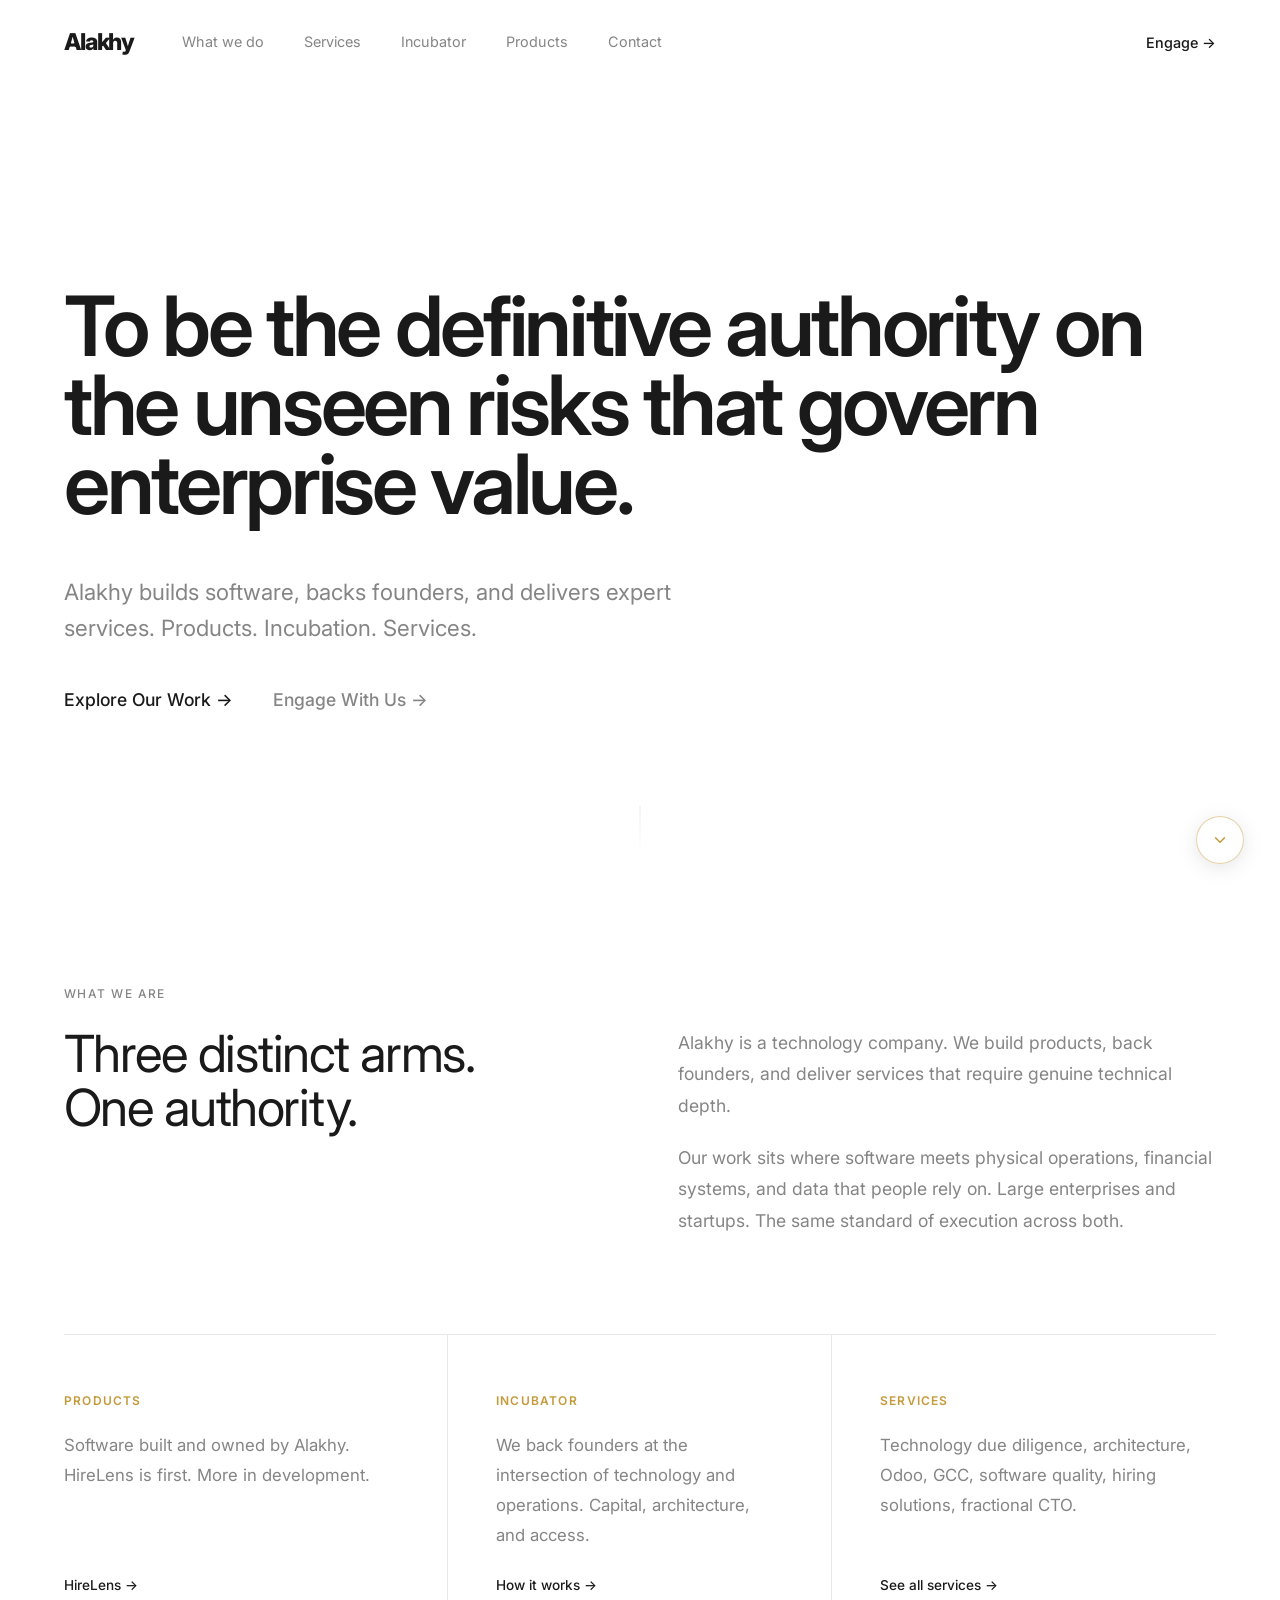
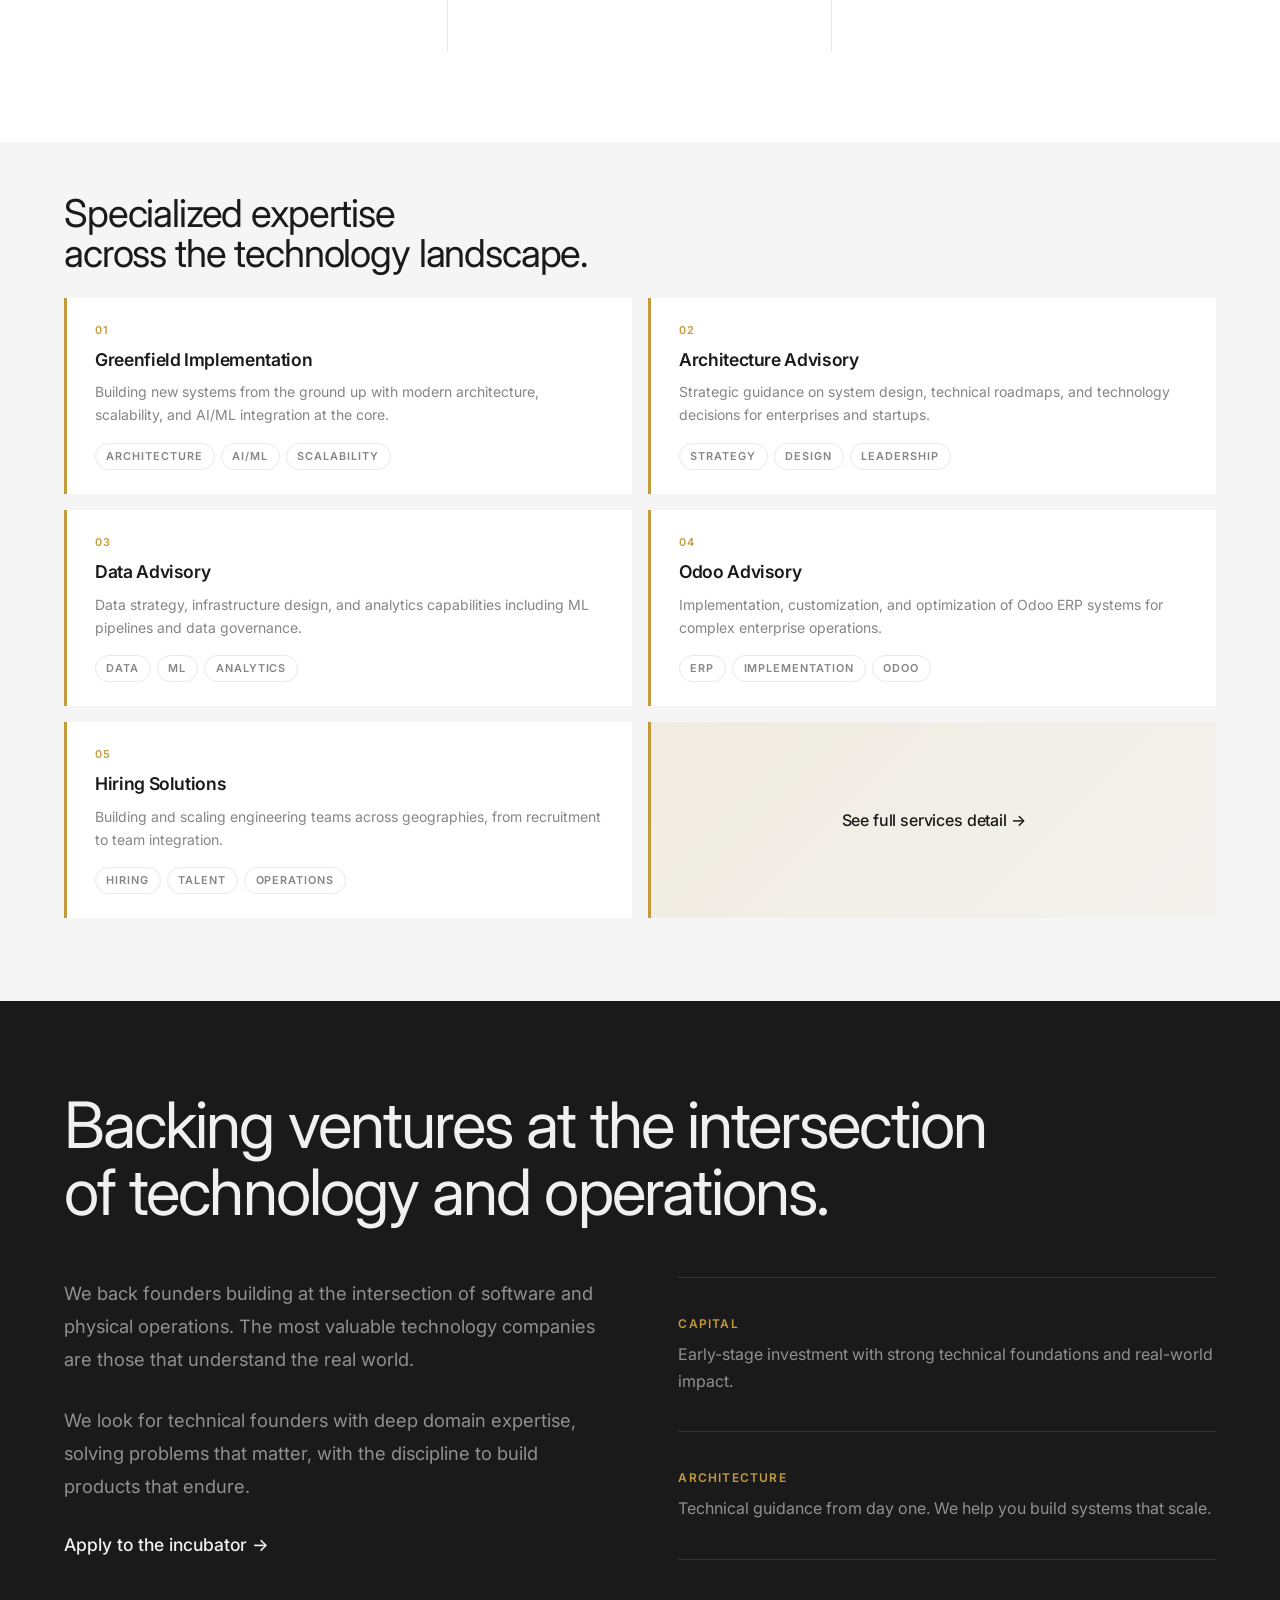
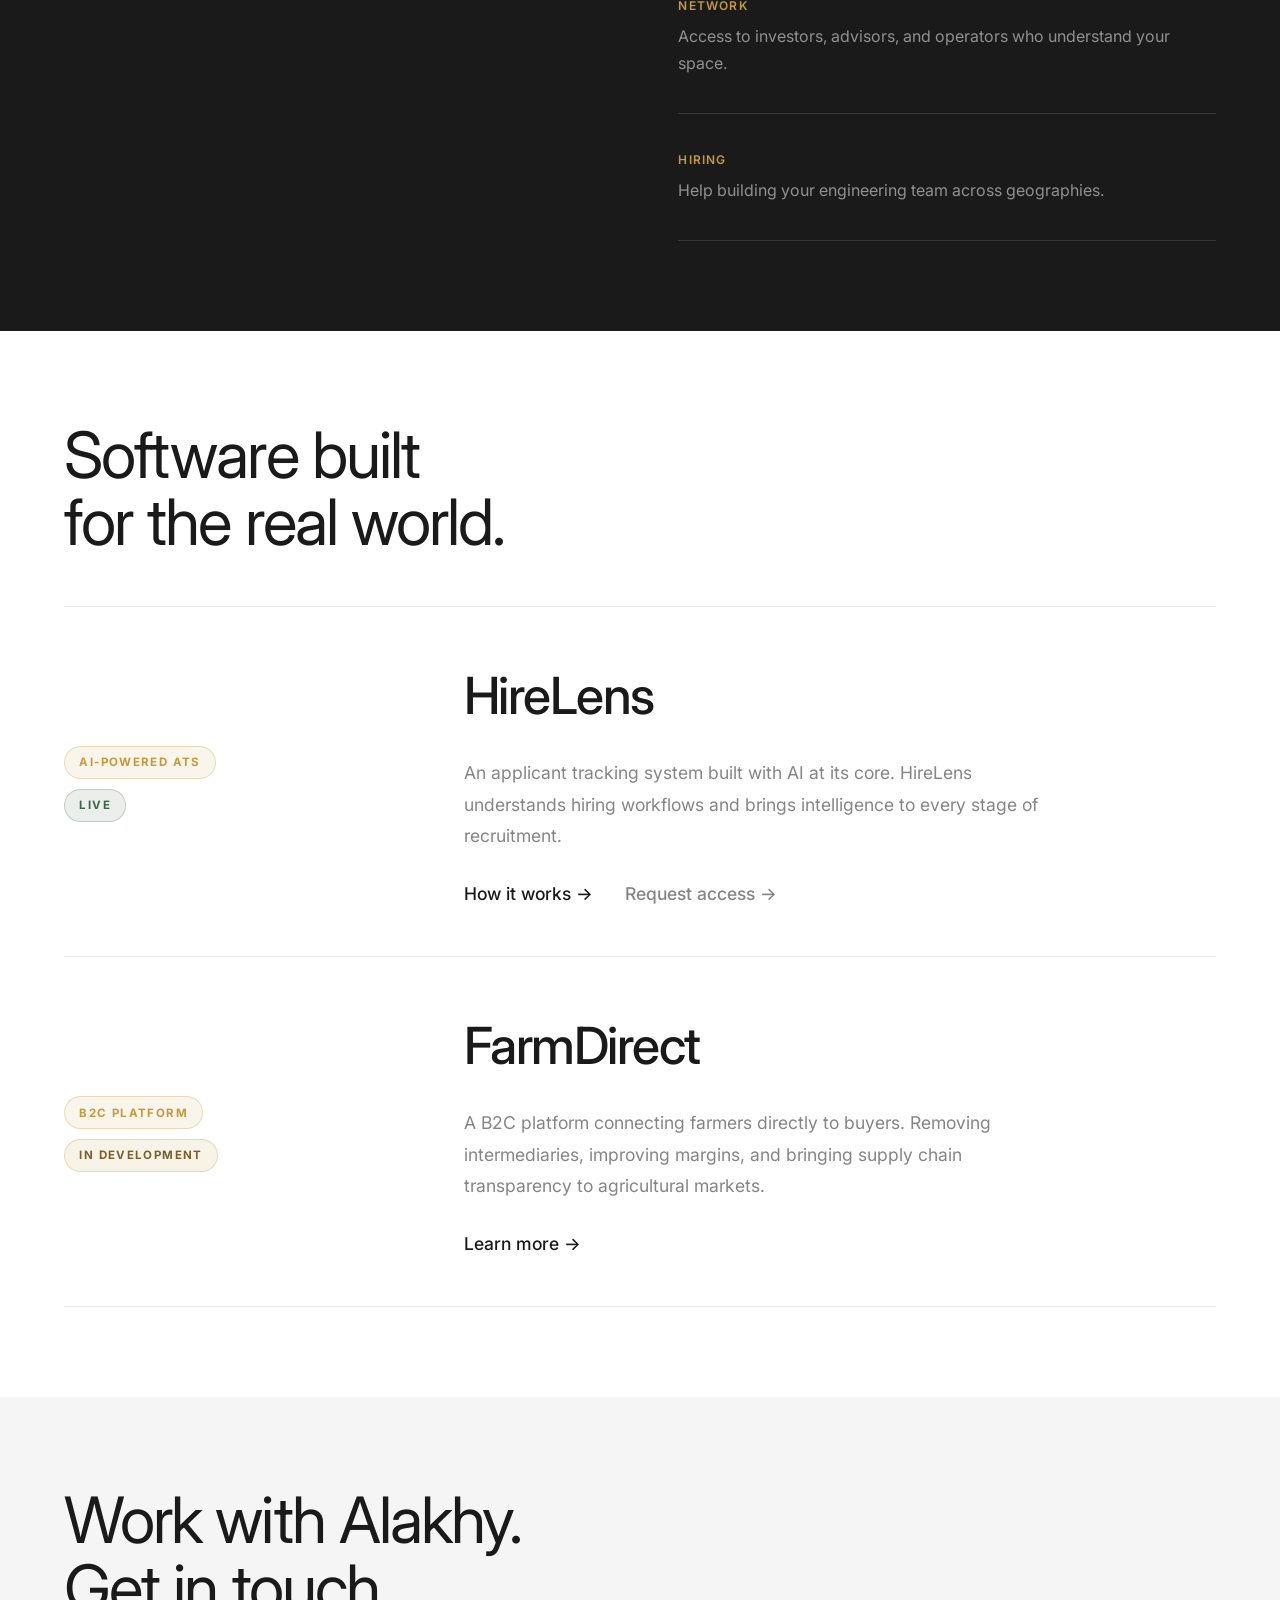
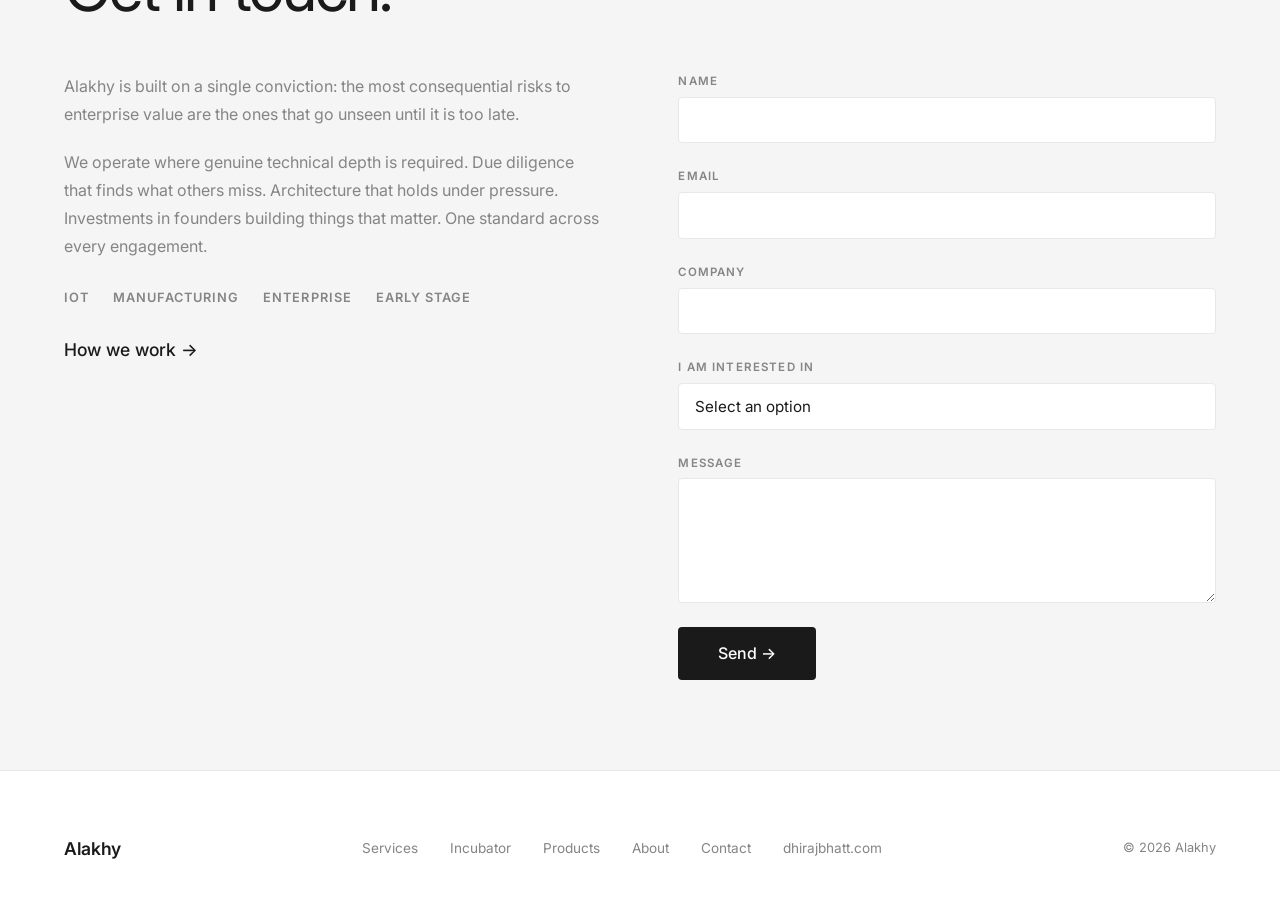
<file: index.html>
<!DOCTYPE html>
<html lang="en">
<head>
  <meta charset="UTF-8">
  <meta name="viewport" content="width=device-width, initial-scale=1.0">

  <title>Alakhy — Technology Due Diligence, Fractional CTO & Odoo Advisory</title>
  <meta name="description" content="Alakhy is a technology company delivering expert services across technology due diligence, architecture advisory, Odoo ERP implementation, fractional CTO, and startup incubation. Products include HireLens AI-powered ATS.">
  <meta name="keywords" content="technology due diligence, fractional CTO, Odoo implementation, Odoo advisory, tech incubator, architecture advisory, AI ATS, hiring solutions, software quality, HireLens">
  <meta name="author" content="Alakhy">
  <meta name="google-site-verification" content="NMjD05P-1dUKOkgXYOxOOyV4EZLT8RW1jQlvCNUJd6g">
  <link rel="canonical" href="https://alakhy.com/">

  <!-- Open Graph -->
  <meta property="og:type" content="website">
  <meta property="og:url" content="https://alakhy.com/">
  <meta property="og:title" content="Alakhy — Technology Due Diligence, Fractional CTO & Odoo Advisory">
  <meta property="og:description" content="Alakhy builds software, backs founders, and delivers expert technology services. Due diligence, architecture, Odoo ERP, fractional CTO, and startup incubation.">
  <meta property="og:site_name" content="Alakhy">

  <!-- Twitter Card -->
  <meta name="twitter:card" content="summary">
  <meta name="twitter:title" content="Alakhy — Technology Due Diligence, Fractional CTO & Odoo Advisory">
  <meta name="twitter:description" content="Alakhy builds software, backs founders, and delivers expert technology services. Due diligence, architecture, Odoo ERP, fractional CTO, and startup incubation.">

  <!-- Structured Data -->
  <script type="application/ld+json">
  {
    "@context": "https://schema.org",
    "@graph": [
      {
        "@type": "Organization",
        "@id": "https://alakhy.com/#organization",
        "name": "Alakhy",
        "url": "https://alakhy.com",
        "description": "Technology company delivering due diligence, architecture advisory, Odoo ERP implementation, fractional CTO services, and startup incubation.",
        "foundingDate": "2024",
        "sameAs": [],
        "knowsAbout": [
          "Technology Due Diligence",
          "Architecture Advisory",
          "Odoo ERP Implementation",
          "Fractional CTO",
          "Startup Incubation",
          "AI-Powered Applicant Tracking",
          "Software Quality Assurance",
          "Hiring Solutions",
          "Data Advisory"
        ]
      },
      {
        "@type": "WebSite",
        "@id": "https://alakhy.com/#website",
        "url": "https://alakhy.com",
        "name": "Alakhy",
        "publisher": { "@id": "https://alakhy.com/#organization" }
      },
      {
        "@type": "ItemList",
        "name": "Alakhy Services",
        "itemListElement": [
          {
            "@type": "ListItem",
            "position": 1,
            "item": {
              "@type": "Service",
              "name": "Technology Due Diligence",
              "description": "Expert technology due diligence for investors, acquirers, and boards. Identifying unseen risks that govern enterprise value.",
              "provider": { "@id": "https://alakhy.com/#organization" },
              "serviceType": "Technology Consulting"
            }
          },
          {
            "@type": "ListItem",
            "position": 2,
            "item": {
              "@type": "Service",
              "name": "Fractional CTO",
              "description": "Experienced fractional CTO services for enterprises and startups requiring senior technical leadership.",
              "provider": { "@id": "https://alakhy.com/#organization" },
              "serviceType": "Technology Consulting"
            }
          },
          {
            "@type": "ListItem",
            "position": 3,
            "item": {
              "@type": "Service",
              "name": "Odoo ERP Implementation and Advisory",
              "description": "Odoo ERP implementation, customization, and optimization for complex enterprise operations.",
              "provider": { "@id": "https://alakhy.com/#organization" },
              "serviceType": "ERP Consulting"
            }
          },
          {
            "@type": "ListItem",
            "position": 4,
            "item": {
              "@type": "Service",
              "name": "Architecture Advisory",
              "description": "Strategic guidance on system design, technical roadmaps, and technology decisions.",
              "provider": { "@id": "https://alakhy.com/#organization" },
              "serviceType": "Technology Consulting"
            }
          },
          {
            "@type": "ListItem",
            "position": 5,
            "item": {
              "@type": "Service",
              "name": "Startup Incubation",
              "description": "Capital, architecture guidance, network access, and hiring support for technical founders building at the intersection of software and operations.",
              "provider": { "@id": "https://alakhy.com/#organization" },
              "serviceType": "Business Incubation"
            }
          }
        ]
      }
    ]
  }
  </script>

  <link rel="icon" href="data:image/svg+xml,<svg xmlns='http://www.w3.org/2000/svg' viewBox='0 0 32 32'><rect width='32' height='32' rx='4' fill='%23c49a3c'/><text x='16' y='23' font-family='Arial,sans-serif' font-size='18' font-weight='700' fill='white' text-anchor='middle'>A</text></svg>">

  <link rel="preconnect" href="https://fonts.googleapis.com">
  <link rel="preconnect" href="https://fonts.gstatic.com" crossorigin>
  <link href="https://fonts.googleapis.com/css2?family=Inter:wght@300;400;500;600&display=swap" rel="stylesheet">

  <link rel="stylesheet" href="/assets/css/main.css">
</head>
<body>

  <div id="nav-root"></div>

  <main>

    <!-- HERO -->
    <section class="hero" id="hero">
      <div class="container">
        <h1 class="hero-h1">To be the definitive authority on the unseen  risks that govern enterprise value.</h1>
        <p class="hero-sub">Alakhy builds software, backs founders, and delivers expert services. Products. Incubation. Services. </p>
        <div class="hero-ctas">
          <a href="#what-we-do" class="cta-link">Explore Our Work &rarr;</a>
          <a href="#contact" class="cta-link cta-secondary">Engage With Us &rarr;</a>
        </div>
      </div>
    </section>

    <!-- WHAT WE ARE -->
    <section class="section" id="what-we-do">
      <div class="container">
        <div class="section-label">What We Are</div>
        <div class="what-header">
          <h2 class="what-h2">Three distinct arms.<br>One authority.</h2>
          <div class="what-right">
            <p>Alakhy is a technology company. We build products, back founders, and deliver services that require genuine technical depth.</p>
            <p>Our work sits where software meets physical operations, financial systems, and data that people rely on. Large enterprises and startups. The same standard of execution across both.</p>
          </div>
        </div>
        <div class="arm-cards">
          <div class="arm-card">
            <div class="arm-card-label">Products</div>
            <p>Software built and owned by Alakhy. HireLens is first. More in development.</p>
            <a href="/products/" class="row-link">HireLens &rarr;</a>
          </div>
          <div class="arm-card">
            <div class="arm-card-label">Incubator</div>
            <p>We back founders at the intersection of technology and operations. Capital, architecture, and access.</p>
            <a href="/incubator/" class="row-link">How it works &rarr;</a>
          </div>
          <div class="arm-card">
            <div class="arm-card-label">Services</div>
            <p>Technology due diligence, architecture, Odoo, GCC, software quality, hiring solutions, fractional CTO.</p>
            <a href="/services/" class="row-link">See all services &rarr;</a>
          </div>
        </div>
      </div>
    </section>

    <!-- SERVICES -->
    <section class="section section-alt" id="services">
      <div class="container">
        <h2 class="section-h2">Specialized expertise<br>across the technology landscape.</h2>
        <div class="svc-grid">

          <div class="svc-card">
            <p class="svc-num">01</p>
            <h3 class="svc-title">Greenfield Implementation</h3>
            <p class="svc-desc">Building new systems from the ground up with modern architecture, scalability, and AI/ML integration at the core.</p>
            <div class="svc-tags"><span>Architecture</span><span>AI/ML</span><span>Scalability</span></div>
          </div>

          <div class="svc-card">
            <p class="svc-num">02</p>
            <h3 class="svc-title">Architecture Advisory</h3>
            <p class="svc-desc">Strategic guidance on system design, technical roadmaps, and technology decisions for enterprises and startups.</p>
            <div class="svc-tags"><span>Strategy</span><span>Design</span><span>Leadership</span></div>
          </div>

          <div class="svc-card">
            <p class="svc-num">03</p>
            <h3 class="svc-title">Data Advisory</h3>
            <p class="svc-desc">Data strategy, infrastructure design, and analytics capabilities including ML pipelines and data governance.</p>
            <div class="svc-tags"><span>Data</span><span>ML</span><span>Analytics</span></div>
          </div>

          <div class="svc-card">
            <p class="svc-num">04</p>
            <h3 class="svc-title">Odoo Advisory</h3>
            <p class="svc-desc">Implementation, customization, and optimization of Odoo ERP systems for complex enterprise operations.</p>
            <div class="svc-tags"><span>ERP</span><span>Implementation</span><span>Odoo</span></div>
          </div>

          <div class="svc-card">
            <p class="svc-num">05</p>
            <h3 class="svc-title">Hiring Solutions</h3>
            <p class="svc-desc">Building and scaling engineering teams across geographies, from recruitment to team integration.</p>
            <div class="svc-tags"><span>Hiring</span><span>Talent</span><span>Operations</span></div>
          </div>

          <div class="svc-cta">
            <a href="/services/" class="cta-link">See full services detail &rarr;</a>
          </div>

        </div>
      </div>
    </section>

    <!-- INCUBATOR -->
    <section class="section section-dark" id="incubator">
      <div class="container">
        <h2 class="section-h2 h2-light">Backing ventures at the intersection<br>of technology and operations.</h2>
        <div class="incubator-grid">
          <div class="incubator-col">
            <p class="incubator-body">
              We back founders building at the intersection of software and physical operations. The most valuable technology companies are those that understand the real world.
            </p>
            <p class="incubator-body">
              We look for technical founders with deep domain expertise, solving problems that matter, with the discipline to build products that endure.
            </p>
            <a href="#contact" class="cta-link cta-light">Apply to the incubator &rarr;</a>
          </div>
          <div class="incubator-col">
            <div class="pillar">
              <div class="pillar-label">Capital</div>
              <p>Early-stage investment with strong technical foundations and real-world impact.</p>
            </div>
            <div class="pillar">
              <div class="pillar-label">Architecture</div>
              <p>Technical guidance from day one. We help you build systems that scale.</p>
            </div>
            <div class="pillar">
              <div class="pillar-label">Network</div>
              <p>Access to investors, advisors, and operators who understand your space.</p>
            </div>
            <div class="pillar">
              <div class="pillar-label">Hiring</div>
              <p>Help building your engineering team across geographies.</p>
            </div>
          </div>
        </div>
      </div>
    </section>

    <!-- PRODUCTS -->
    <section class="section" id="products">
      <div class="container">
        <h2 class="section-h2">Software built<br>for the real world.</h2>

        <div class="product-row">
          <div class="product-meta">
            <span class="product-tag">AI-Powered ATS</span>
            <span class="product-tag product-tag-live">Live</span>
          </div>
          <div class="product-body">
            <h3 class="product-name">HireLens</h3>
            <p>An applicant tracking system built with AI at its core. HireLens understands hiring workflows and brings intelligence to every stage of recruitment.</p>
            <div class="product-links">
              <a href="/products/" class="cta-link">How it works &rarr;</a>
              <a href="/#contact" class="cta-link cta-secondary">Request access &rarr;</a>
            </div>
          </div>
        </div>

        <div class="product-row">
          <div class="product-meta">
            <span class="product-tag">B2C Platform</span>
            <span class="product-tag product-tag-dev">In Development</span>
          </div>
          <div class="product-body">
            <h3 class="product-name">FarmDirect</h3>
            <p>A B2C platform connecting farmers directly to buyers. Removing intermediaries, improving margins, and bringing supply chain transparency to agricultural markets.</p>
            <div class="product-links">
              <a href="/products/" class="cta-link">Learn more &rarr;</a>
            </div>
          </div>
        </div>

      </div>
    </section>

    <!-- CONTACT -->
    <section class="section section-alt" id="contact">
      <div class="container">
        <h2 class="section-h2">Work with Alakhy.<br>Get in touch.</h2>
        <div class="contact-grid">
          <div class="contact-left">
            <p class="contact-body">
              Alakhy is built on a single conviction: the most consequential risks to enterprise value are the ones that go unseen until it is too late.
            </p>
            <p class="contact-body">
              We operate where genuine technical depth is required. Due diligence that finds what others miss. Architecture that holds under pressure. Investments in founders building things that matter. One standard across every engagement.
            </p>
            <div class="creds">
              <span>IoT</span>
              <span>Manufacturing</span>
              <span>Enterprise</span>
              <span>Early Stage</span>
            </div>
            <a href="/#what-we-do" class="cta-link">How we work &rarr;</a>
          </div>
          <div class="contact-right">
            <form class="form" id="contactForm" action="https://script.google.com/macros/s/AKfycbwZgYWdeeq6t7KvUvmHBqdnLVFEUiBxdEcbLCYtKzXpYW_WvmiJLzZNfBQQxKtDGq9kmA/exec" method="POST">
              <div class="field">
                <label for="fname">Name</label>
                <input type="text" id="fname" name="name" required autocomplete="name">
              </div>
              <div class="field">
                <label for="femail">Email</label>
                <input type="email" id="femail" name="email" required autocomplete="email">
              </div>
              <div class="field">
                <label for="fcompany">Company</label>
                <input type="text" id="fcompany" name="company" autocomplete="organization">
              </div>
              <div class="field">
                <label for="ftype">I am interested in</label>
                <select id="ftype" name="engagementType" required>
                  <option value="" disabled selected>Select an option</option>
                  <option value="due-diligence">Technology due diligence</option>
                  <option value="architecture">Architecture advisory</option>
                  <option value="fractional-cto">Fractional CTO</option>
                  <option value="products">Products</option>
                  <option value="incubator">Incubator</option>
                  <option value="other">Other</option>
                </select>
              </div>
              <div class="field">
                <label for="fmessage">Message</label>
                <textarea id="fmessage" name="message" rows="4"></textarea>
              </div>
              <input type="hidden" name="_token" value="7a12c71f5c70faa23ef9faed">
              <button type="submit" id="sendBtn">Send &rarr;</button>
            </form>
          </div>
        </div>
      </div>
    </section>

  </main>

  <div id="footer-root"></div>

  <script src="/assets/js/main.js"></script>
</body>
</html>
</file>
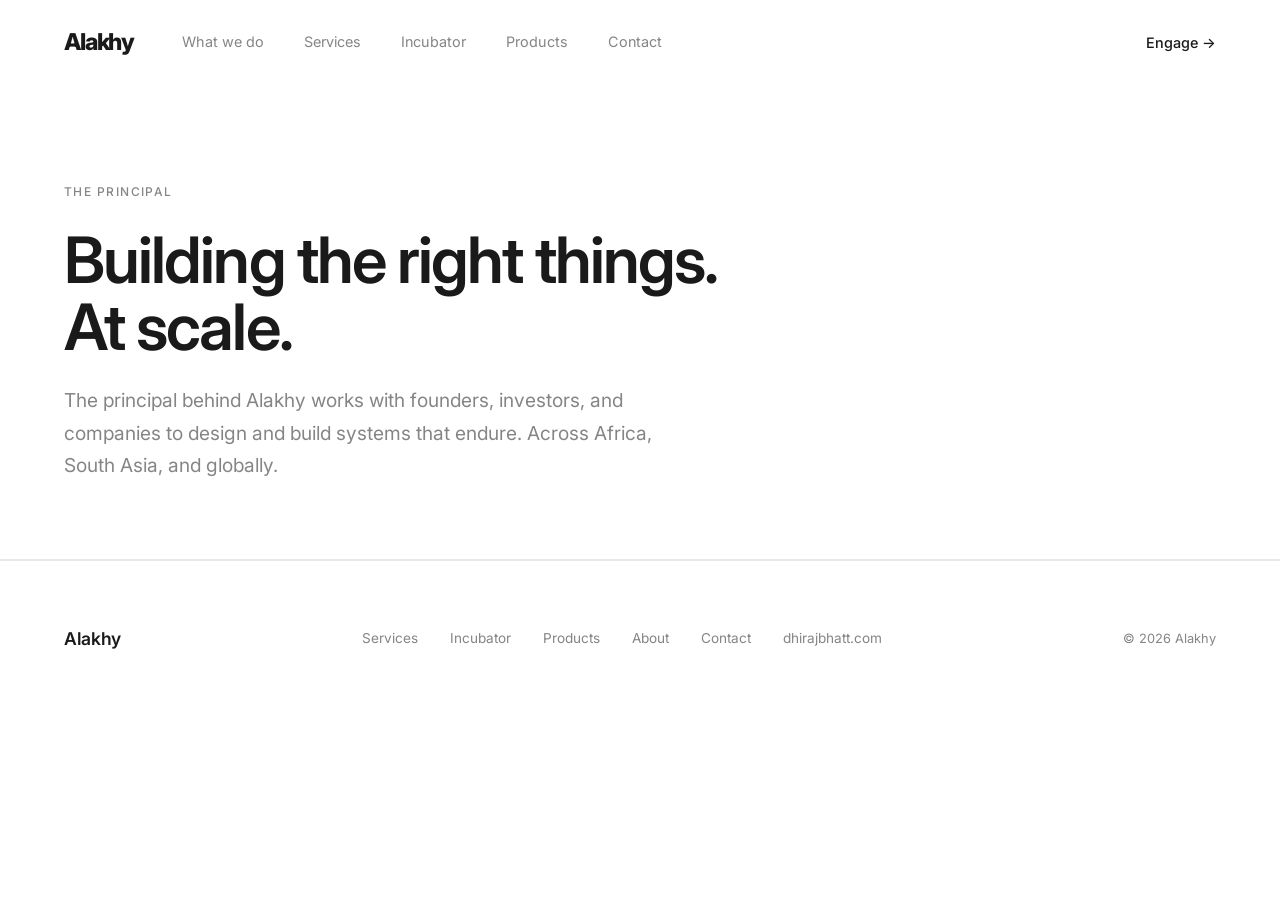
<file: about/index.html>
<!DOCTYPE html>
<html lang="en">
<head>
  <meta charset="UTF-8">
  <meta name="viewport" content="width=device-width, initial-scale=1.0">
  <meta name="description" content="About Alakhy. The principal behind Alakhy works with founders, investors, and companies to build systems that endure.">
  <title>About — Alakhy</title>
  <link rel="icon" href="data:image/svg+xml,<svg xmlns='http://www.w3.org/2000/svg' viewBox='0 0 32 32'><rect width='32' height='32' rx='4' fill='%23c49a3c'/><text x='16' y='23' font-family='Arial,sans-serif' font-size='18' font-weight='700' fill='white' text-anchor='middle'>A</text></svg>">
  <link rel="preconnect" href="https://fonts.googleapis.com">
  <link rel="preconnect" href="https://fonts.gstatic.com" crossorigin>
  <link href="https://fonts.googleapis.com/css2?family=Inter:wght@300;400;500;600&display=swap" rel="stylesheet">
  <link rel="stylesheet" href="/assets/css/main.css">
</head>
<body>

  <div id="nav-root"></div>

  <main class="page-inner">

    <!-- PAGE HERO -->
    <section class="page-hero">
      <div class="container">
        <div class="section-label">The Principal</div>
        <h1 class="page-h1">Building the right things.<br>At scale.</h1>
        <p class="page-sub">The principal behind Alakhy works with founders, investors, and companies to design and build systems that endure. Across Africa, South Asia, and globally.</p>
      </div>
    </section>

    <!-- CONTENT GOES HERE -->

  </main>

  <div id="footer-root"></div>
  <script src="/assets/js/main.js"></script>
</body>
</html>
</file>
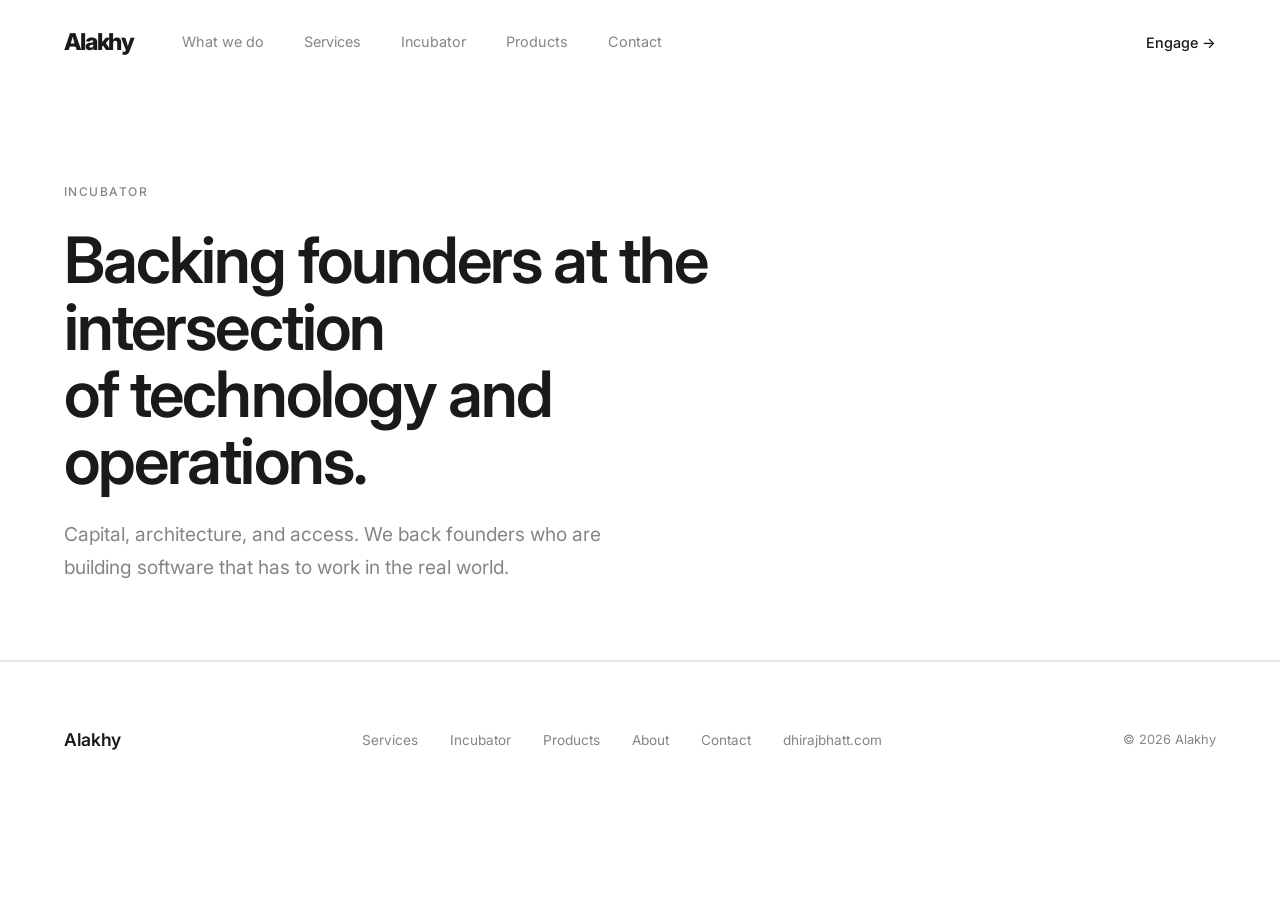
<file: incubator/index.html>
<!DOCTYPE html>
<html lang="en">
<head>
  <meta charset="UTF-8">
  <meta name="viewport" content="width=device-width, initial-scale=1.0">
  <title>Tech Startup Incubator — Capital, Architecture & Network — Alakhy Incubator</title>
  <meta name="description" content="Alakhy backs technical founders building at the intersection of software and physical operations. Early-stage capital, architecture guidance, investor network, and hiring support.">
  <meta name="keywords" content="tech incubator, startup incubator, early stage investment, technical founders, software operations startup, incubation program, capital for startups">
  <link rel="canonical" href="https://alakhy.com/incubator/">
  <meta property="og:type" content="website">
  <meta property="og:url" content="https://alakhy.com/incubator/">
  <meta property="og:title" content="Tech Startup Incubator — Alakhy">
  <meta property="og:description" content="Alakhy backs technical founders with capital, architecture guidance, investor network, and hiring support.">
  <meta property="og:site_name" content="Alakhy">
  <script type="application/ld+json">
  {
    "@context": "https://schema.org",
    "@type": "Organization",
    "name": "Alakhy Incubator",
    "url": "https://alakhy.com/incubator/",
    "description": "Early-stage incubation program backing technical founders building at the intersection of software and physical operations.",
    "parentOrganization": {
      "@type": "Organization",
      "name": "Alakhy",
      "url": "https://alakhy.com"
    },
    "knowsAbout": [
      "Early Stage Investment",
      "Technical Architecture",
      "Startup Mentoring",
      "Engineering Hiring"
    ]
  }
  </script>
  <link rel="icon" href="data:image/svg+xml,<svg xmlns='http://www.w3.org/2000/svg' viewBox='0 0 32 32'><rect width='32' height='32' rx='4' fill='%23c49a3c'/><text x='16' y='23' font-family='Arial,sans-serif' font-size='18' font-weight='700' fill='white' text-anchor='middle'>A</text></svg>">
  <link rel="preconnect" href="https://fonts.googleapis.com">
  <link rel="preconnect" href="https://fonts.gstatic.com" crossorigin>
  <link href="https://fonts.googleapis.com/css2?family=Inter:wght@300;400;500;600&display=swap" rel="stylesheet">
  <link rel="stylesheet" href="/assets/css/main.css">
</head>
<body>

  <div id="nav-root"></div>

  <main class="page-inner">

    <!-- PAGE HERO -->
    <section class="page-hero">
      <div class="container">
        <div class="section-label">Incubator</div>
        <h1 class="page-h1">Backing founders at the intersection<br>of technology and operations.</h1>
        <p class="page-sub">Capital, architecture, and access. We back founders who are building software that has to work in the real world.</p>
      </div>
    </section>

    <!-- CONTENT GOES HERE -->

  </main>

  <div id="footer-root"></div>
  <script src="/assets/js/main.js"></script>
</body>
</html>
</file>
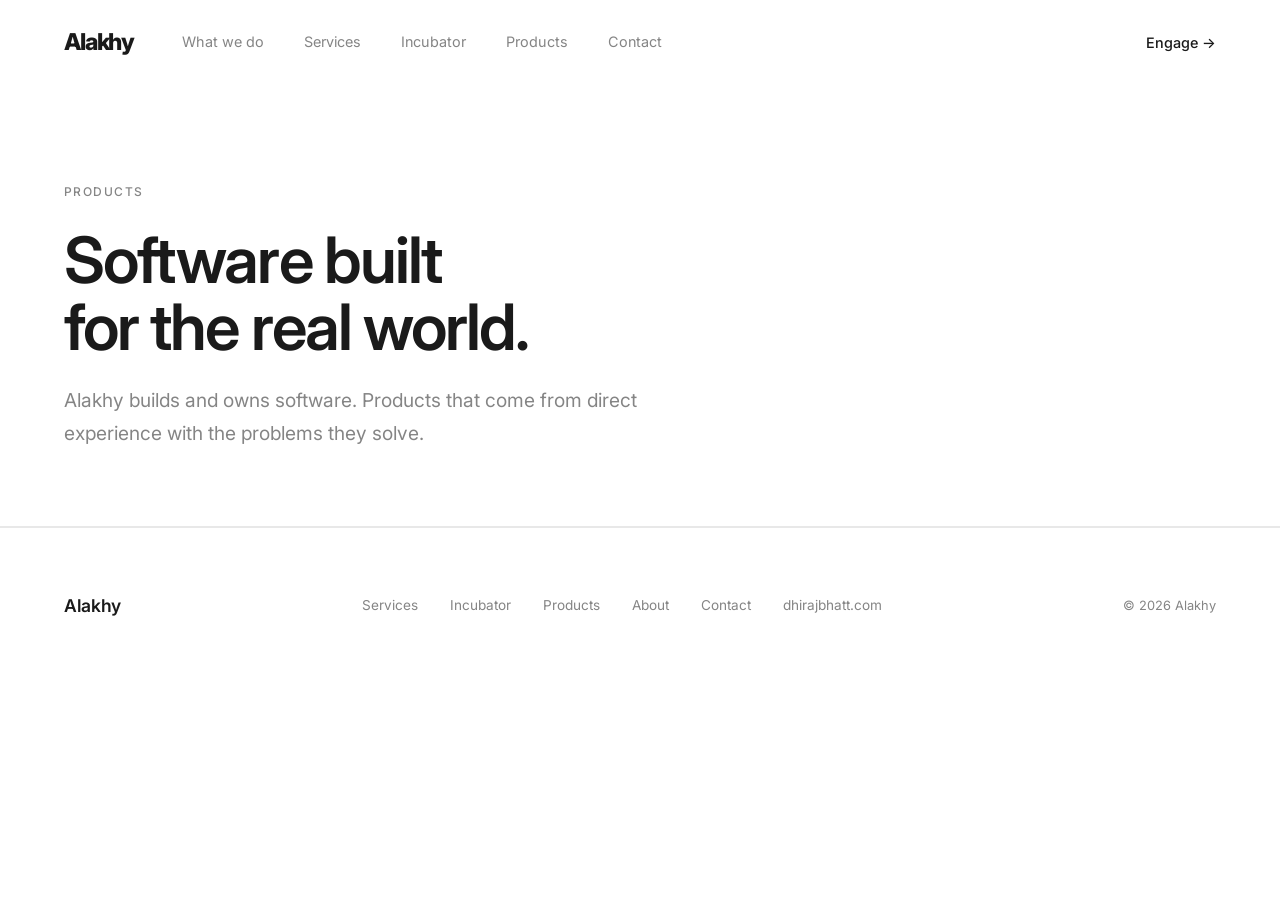
<file: products/index.html>
<!DOCTYPE html>
<html lang="en">
<head>
  <meta charset="UTF-8">
  <meta name="viewport" content="width=device-width, initial-scale=1.0">
  <title>HireLens AI-Powered ATS & FarmDirect — Alakhy Products</title>
  <meta name="description" content="Alakhy builds software products including HireLens, an AI-powered applicant tracking system, and FarmDirect, a B2C platform connecting farmers directly to buyers.">
  <meta name="keywords" content="HireLens, AI applicant tracking system, AI ATS, hiring software, FarmDirect, farmer marketplace, Alakhy products">
  <link rel="canonical" href="https://alakhy.com/products/">
  <meta property="og:type" content="website">
  <meta property="og:url" content="https://alakhy.com/products/">
  <meta property="og:title" content="HireLens AI-Powered ATS & FarmDirect — Alakhy Products">
  <meta property="og:description" content="Alakhy builds software products including HireLens AI-powered ATS and FarmDirect B2C agriculture platform.">
  <meta property="og:site_name" content="Alakhy">
  <script type="application/ld+json">
  {
    "@context": "https://schema.org",
    "@type": "ItemList",
    "name": "Alakhy Products",
    "itemListElement": [
      {
        "@type": "ListItem",
        "position": 1,
        "item": {
          "@type": "SoftwareApplication",
          "name": "HireLens",
          "description": "AI-powered applicant tracking system that brings intelligence to every stage of recruitment.",
          "applicationCategory": "BusinessApplication",
          "operatingSystem": "Web",
          "offers": { "@type": "Offer", "availability": "https://schema.org/InStock" },
          "creator": { "@type": "Organization", "name": "Alakhy", "url": "https://alakhy.com" }
        }
      },
      {
        "@type": "ListItem",
        "position": 2,
        "item": {
          "@type": "SoftwareApplication",
          "name": "FarmDirect",
          "description": "B2C platform connecting farmers directly to buyers, removing intermediaries and improving supply chain transparency.",
          "applicationCategory": "BusinessApplication",
          "operatingSystem": "Web",
          "offers": { "@type": "Offer", "availability": "https://schema.org/PreOrder" },
          "creator": { "@type": "Organization", "name": "Alakhy", "url": "https://alakhy.com" }
        }
      }
    ]
  }
  </script>
  <link rel="icon" href="data:image/svg+xml,<svg xmlns='http://www.w3.org/2000/svg' viewBox='0 0 32 32'><rect width='32' height='32' rx='4' fill='%23c49a3c'/><text x='16' y='23' font-family='Arial,sans-serif' font-size='18' font-weight='700' fill='white' text-anchor='middle'>A</text></svg>">
  <link rel="preconnect" href="https://fonts.googleapis.com">
  <link rel="preconnect" href="https://fonts.gstatic.com" crossorigin>
  <link href="https://fonts.googleapis.com/css2?family=Inter:wght@300;400;500;600&display=swap" rel="stylesheet">
  <link rel="stylesheet" href="/assets/css/main.css">
</head>
<body>

  <div id="nav-root"></div>

  <main class="page-inner">

    <!-- PAGE HERO -->
    <section class="page-hero">
      <div class="container">
        <div class="section-label">Products</div>
        <h1 class="page-h1">Software built<br>for the real world.</h1>
        <p class="page-sub">Alakhy builds and owns software. Products that come from direct experience with the problems they solve.</p>
      </div>
    </section>

    <!-- CONTENT GOES HERE -->

  </main>

  <div id="footer-root"></div>
  <script src="/assets/js/main.js"></script>
</body>
</html>
</file>
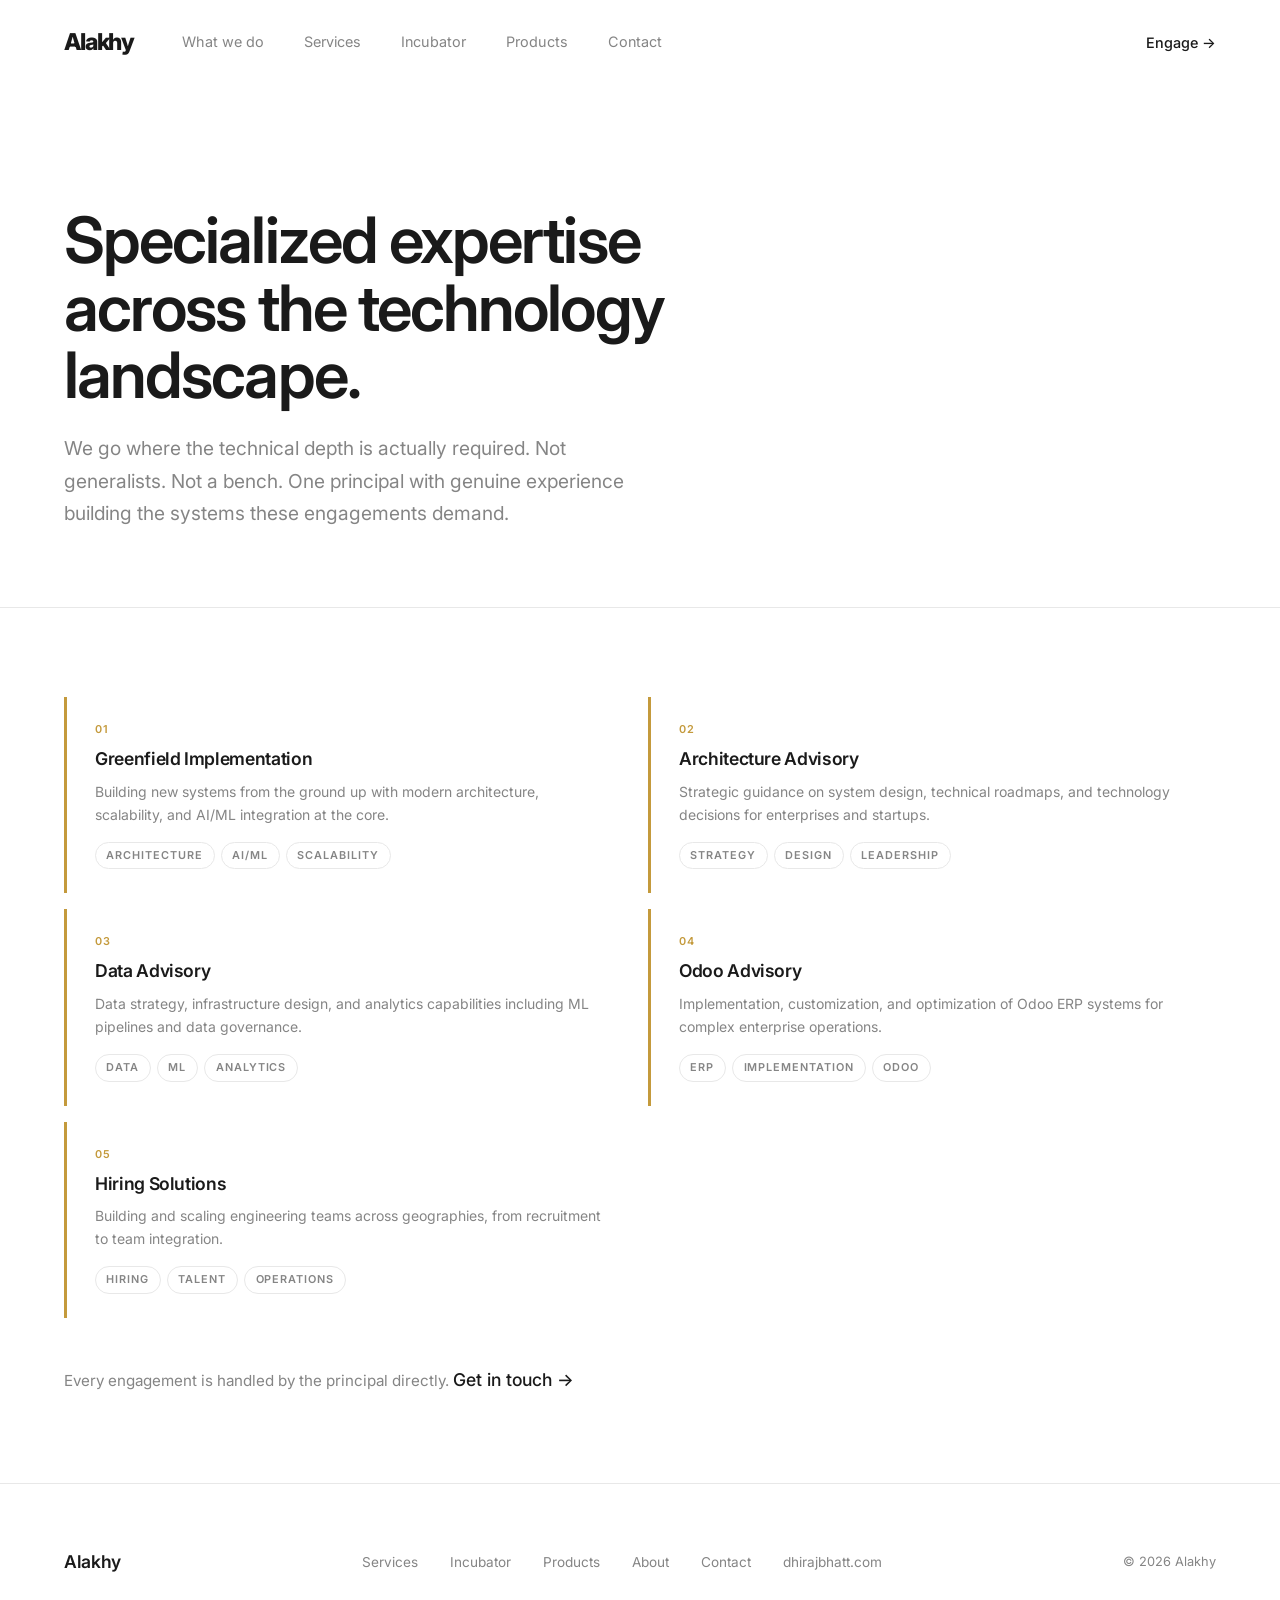
<file: services/index.html>
<!DOCTYPE html>
<html lang="en">
<head>
  <meta charset="UTF-8">
  <meta name="viewport" content="width=device-width, initial-scale=1.0">
  <title>Technology Due Diligence, Fractional CTO & Odoo Advisory — Alakhy Services</title>
  <meta name="description" content="Alakhy delivers technology due diligence, architecture advisory, Odoo ERP implementation, fractional CTO, data advisory, and hiring solutions for enterprises and startups.">
  <meta name="keywords" content="technology due diligence, fractional CTO, Odoo ERP implementation, Odoo advisory, architecture advisory, data advisory, hiring solutions, software quality, GCC">
  <link rel="canonical" href="https://alakhy.com/services/">
  <meta property="og:type" content="website">
  <meta property="og:url" content="https://alakhy.com/services/">
  <meta property="og:title" content="Technology Due Diligence, Fractional CTO & Odoo Advisory — Alakhy Services">
  <meta property="og:description" content="Alakhy delivers technology due diligence, architecture advisory, Odoo ERP implementation, fractional CTO, data advisory, and hiring solutions.">
  <meta property="og:site_name" content="Alakhy">
  <script type="application/ld+json">
  {
    "@context": "https://schema.org",
    "@type": "Service",
    "name": "Alakhy Technology Services",
    "provider": {
      "@type": "Organization",
      "name": "Alakhy",
      "url": "https://alakhy.com"
    },
    "serviceType": "Technology Consulting",
    "description": "Technology due diligence, architecture advisory, Odoo ERP implementation, fractional CTO, data advisory, and hiring solutions for enterprises and startups.",
    "hasOfferCatalog": {
      "@type": "OfferCatalog",
      "name": "Alakhy Services",
      "itemListElement": [
        { "@type": "Offer", "itemOffered": { "@type": "Service", "name": "Technology Due Diligence" } },
        { "@type": "Offer", "itemOffered": { "@type": "Service", "name": "Architecture Advisory" } },
        { "@type": "Offer", "itemOffered": { "@type": "Service", "name": "Odoo ERP Implementation and Advisory" } },
        { "@type": "Offer", "itemOffered": { "@type": "Service", "name": "Fractional CTO" } },
        { "@type": "Offer", "itemOffered": { "@type": "Service", "name": "Data Advisory" } },
        { "@type": "Offer", "itemOffered": { "@type": "Service", "name": "Hiring Solutions" } }
      ]
    }
  }
  </script>
  <link rel="icon" href="data:image/svg+xml,<svg xmlns='http://www.w3.org/2000/svg' viewBox='0 0 32 32'><rect width='32' height='32' rx='4' fill='%23c49a3c'/><text x='16' y='23' font-family='Arial,sans-serif' font-size='18' font-weight='700' fill='white' text-anchor='middle'>A</text></svg>">
  <link rel="preconnect" href="https://fonts.googleapis.com">
  <link rel="preconnect" href="https://fonts.gstatic.com" crossorigin>
  <link href="https://fonts.googleapis.com/css2?family=Inter:wght@300;400;500;600&display=swap" rel="stylesheet">
  <link rel="stylesheet" href="/assets/css/main.css">
</head>
<body>

  <div id="nav-root"></div>

  <main class="page-inner">

    <!-- PAGE HERO -->
    <section class="page-hero">
      <div class="container">
        <div class="section-label"></div>
        <h1 class="page-h1">Specialized expertise<br>across the technology landscape.</h1>
        <p class="page-sub">We go where the technical depth is actually required. Not generalists. Not a bench. One principal with genuine experience building the systems these engagements demand.</p>
      </div>
    </section>

    <!-- SERVICES GRID -->
    <section class="section">
      <div class="container">
        <div class="svc-grid">

          <div class="svc-card">
            <p class="svc-num">01</p>
            <h3 class="svc-title">Greenfield Implementation</h3>
            <p class="svc-desc">Building new systems from the ground up with modern architecture, scalability, and AI/ML integration at the core.</p>
            <div class="svc-tags"><span>Architecture</span><span>AI/ML</span><span>Scalability</span></div>
          </div>

          <div class="svc-card">
            <p class="svc-num">02</p>
            <h3 class="svc-title">Architecture Advisory</h3>
            <p class="svc-desc">Strategic guidance on system design, technical roadmaps, and technology decisions for enterprises and startups.</p>
            <div class="svc-tags"><span>Strategy</span><span>Design</span><span>Leadership</span></div>
          </div>

          <div class="svc-card">
            <p class="svc-num">03</p>
            <h3 class="svc-title">Data Advisory</h3>
            <p class="svc-desc">Data strategy, infrastructure design, and analytics capabilities including ML pipelines and data governance.</p>
            <div class="svc-tags"><span>Data</span><span>ML</span><span>Analytics</span></div>
          </div>

          <div class="svc-card">
            <p class="svc-num">04</p>
            <h3 class="svc-title">Odoo Advisory</h3>
            <p class="svc-desc">Implementation, customization, and optimization of Odoo ERP systems for complex enterprise operations.</p>
            <div class="svc-tags"><span>ERP</span><span>Implementation</span><span>Odoo</span></div>
          </div>

          <div class="svc-card">
            <p class="svc-num">05</p>
            <h3 class="svc-title">Hiring Solutions</h3>
            <p class="svc-desc">Building and scaling engineering teams across geographies, from recruitment to team integration.</p>
            <div class="svc-tags"><span>Hiring</span><span>Talent</span><span>Operations</span></div>
          </div>

        </div>
        <p style="margin-top:3rem; font-size:0.95rem; color:var(--muted);">Every engagement is handled by the principal directly. <a href="/#contact" class="cta-link">Get in touch &rarr;</a></p>
      </div>
    </section>

  </main>

  <div id="footer-root"></div>
  <script src="/assets/js/main.js"></script>
</body>
</html>
</file>
<file: assets/css/main.css>
/* ============================================================
   ALAKHY — main.css
   Design reference: decode.agency
   Clean, editorial, Swiss modernism. Inter + generous whitespace.
   ============================================================ */

/* ── TOKENS ── */
:root {
  --black:   #1a1a1a;
  --white:   #ffffff;
  --gold:    #c49a3c;
  --muted:   #858585;
  --border:  #e8e8e8;
  --alt-bg:  #f5f5f5;
  --dark-bg: #1a1a1a;
  --dark-fg: #f0f0f0;
  --dark-muted: #909090;

  --font: 'Inter', system-ui, -apple-system, sans-serif;

  --max: 1320px;
  --pad: clamp(1.5rem, 5vw, 4rem);

  --ease: cubic-bezier(0.16, 1, 0.3, 1);
}

/* ── RESET ── */
*, *::before, *::after { box-sizing: border-box; margin: 0; padding: 0; }
html {
  -webkit-font-smoothing: antialiased;
  overflow-y: scroll;
}
img, svg { display: block; max-width: 100%; }
a { color: inherit; text-decoration: none; }
button { font: inherit; background: none; border: 0; cursor: pointer; }
:focus-visible { outline: 2px solid var(--gold); outline-offset: 3px; }

body {
  font-family: var(--font);
  font-size: 1rem;
  line-height: 1.6;
  color: var(--black);
  background: var(--white);
  overflow-x: hidden;
  padding-top: 80px; /* offset for fixed header */
}

/* ── CONTAINER ── */
.container {
  max-width: var(--max);
  margin: 0 auto;
  padding-left: var(--pad);
  padding-right: var(--pad);
}

/* ── HEADER / NAV ── */
.header {
  position: fixed;
  top: 0;
  left: 0;
  right: 0;
  z-index: 100;
  background: var(--white);
  border-bottom: 1px solid transparent;
  transition: border-color 0.2s, box-shadow 0.2s;
}
.header.scrolled {
  border-bottom-color: var(--border);
  box-shadow: 0 2px 16px rgba(0,0,0,0.06);
}

.header-inner {
  max-width: var(--max);
  margin: 0 auto;
  padding: 1.5rem var(--pad);
  display: flex;
  align-items: center;
  gap: 3rem;
}

.logo {
  font-size: 1.45rem;
  font-weight: 800;
  letter-spacing: -0.05em;
  color: var(--black);
  flex-shrink: 0;
  transition: opacity 0.2s;
}
.logo:hover { opacity: 0.75; }

.nav-links {
  display: flex;
  align-items: center;
  gap: 2.5rem;
  flex: 1;
}
.nav-links a {
  font-size: 0.9rem;
  color: var(--muted);
  padding: 0.3rem 0 0.45rem;
  position: relative;
  display: inline-block;
  vertical-align: bottom;
  /* spring easing for the lift — slight overshoot gives the pop */
  transition: color 0.22s ease,
              transform 0.4s cubic-bezier(0.34, 1.56, 0.64, 1);
}

.nav-links a:hover {
  color: var(--black);
  transform: translateY(-3px);
}

/* Gold underline: slides in on hover, persists on active */
.nav-links a::after {
  content: '';
  position: absolute;
  bottom: 0;
  left: 0;
  width: 100%;
  height: 1.5px;
  background: var(--gold);
  transform: scaleX(0);
  transform-origin: right;
  transition: transform 0.36s cubic-bezier(0.76, 0, 0.24, 1);
}
.nav-links a:hover::after {
  transform: scaleX(1);
  transform-origin: left;
}

/* Active section: black underline, always visible */
.nav-links a.nav-active {
  color: var(--black);
  font-weight: 500;
}
.nav-links a.nav-active::after {
  background: var(--black);
  transform: scaleX(1);
  transform-origin: left;
}

.nav-cta {
  font-size: 0.9rem;
  font-weight: 500;
  color: var(--black);
  flex-shrink: 0;
  transition: color 0.15s;
}
.nav-cta:hover { color: var(--gold); }

/* Hamburger */
.nav-toggle {
  display: none;
  flex-direction: column;
  gap: 5px;
  width: 24px;
  margin-left: auto;
}
.nav-toggle span {
  display: block;
  height: 1.5px;
  background: var(--black);
  transition: transform 0.3s var(--ease), opacity 0.2s;
}
.nav-toggle span:last-child { width: 65%; }
.nav-toggle.open span:first-child { transform: translateY(3.25px) rotate(45deg); }
.nav-toggle.open span:last-child  { transform: translateY(-3.25px) rotate(-45deg); width: 100%; }

/* Mobile menu */
.mobile-menu {
  display: none;
  flex-direction: column;
  padding: 2rem var(--pad);
  background: var(--white);
  border-bottom: 1px solid var(--border);
  gap: 1.5rem;
}
.mobile-menu.open { display: flex; }
.mobile-menu a { font-size: 1.1rem; color: var(--black); }
.mobile-cta { font-weight: 500; color: var(--gold) !important; }

/* ── SECTIONS ── */
.section {
  min-height: var(--vh, 100vh);
  padding: clamp(4rem, 7vw, 7rem) 0;
  display: flex;
  align-items: center;
}
.section > .container { width: 100%; }
.section-alt  { background: var(--alt-bg); }
.section-dark { background: var(--dark-bg); color: var(--dark-fg); }

/* Sub-pages: disable snap, natural height */
.page-inner .section {
  min-height: unset;
  scroll-snap-align: none;
}

.section-label {
  font-size: 0.75rem;
  font-weight: 500;
  text-transform: uppercase;
  letter-spacing: 0.12em;
  color: var(--muted);
  margin-bottom: 1.5rem;
}
.section-label-dim { color: var(--dark-muted); }

.section-h2 {
  font-size: clamp(2.4rem, 5vw, 4.5rem);
  font-weight: 400;
  line-height: 1.05;
  letter-spacing: -0.03em;
  margin-bottom: clamp(2rem, 4vw, 3.5rem);
}
#services .section-h2 {
  font-size: clamp(1.8rem, 3vw, 2.8rem);
  margin-bottom: 1.5rem;
}
.h2-light { color: var(--dark-fg); }

/* ── CTA LINKS ── */
.cta-link {
  display: inline-block;
  font-size: 1.1rem;
  font-weight: 500;
  color: var(--black);
  transition: color 0.15s;
}
.cta-link:hover { color: var(--gold); }
.cta-light { color: var(--dark-fg); }
.cta-light:hover { color: var(--gold); }

/* ── FULLPAGE NAV ARROWS ── */
.fp-nav {
  position: fixed;
  bottom: 2.25rem;
  right: 2.25rem;
  z-index: 150;
  display: flex;
  flex-direction: column;
  align-items: center;
  gap: 0.5rem;
}

.fp-arrow {
  width: 48px;
  height: 48px;
  border-radius: 50%;
  border: 1.5px solid rgba(196, 154, 60, 0.45);
  background: rgba(255, 255, 255, 0.85);
  backdrop-filter: blur(10px);
  -webkit-backdrop-filter: blur(10px);
  color: var(--gold);
  display: flex;
  align-items: center;
  justify-content: center;
  cursor: pointer;
  box-shadow: 0 4px 20px rgba(0, 0, 0, 0.1);
  transition: background 0.22s, border-color 0.22s, color 0.22s, box-shadow 0.22s;
  opacity: 0;
  pointer-events: none;
  transform: scale(0.88);
  transition: opacity 0.3s, transform 0.3s, background 0.22s, border-color 0.22s, color 0.22s;
}
.fp-arrow.visible {
  opacity: 1;
  pointer-events: auto;
  transform: scale(1);
}
.fp-arrow:hover {
  background: var(--gold);
  border-color: var(--gold);
  color: var(--white);
  box-shadow: 0 6px 24px rgba(196, 154, 60, 0.35);
}
.fp-arrow:active { transform: scale(0.94); }

.fp-arrow svg {
  width: 18px;
  height: 18px;
  display: block;
  flex-shrink: 0;
}

/* Bounce animations */
@keyframes fp-bounce-down {
  0%, 100% { transform: translateY(0); }
  50%       { transform: translateY(5px); }
}
@keyframes fp-bounce-up {
  0%, 100% { transform: translateY(0); }
  50%       { transform: translateY(-5px); }
}
.fp-down.visible svg { animation: fp-bounce-down 1.6s ease-in-out infinite; }
.fp-up.visible   svg { animation: fp-bounce-up   1.6s ease-in-out infinite; }

/* Dark section — invert arrow background so it stays readable */
.fp-arrow.dark-bg {
  background: rgba(26, 26, 26, 0.82);
  border-color: rgba(196, 154, 60, 0.5);
}
.fp-arrow.dark-bg:hover {
  background: var(--gold);
  border-color: var(--gold);
}

@media (max-width: 600px) {
  .fp-nav { bottom: 1.25rem; right: 1.25rem; }
  .fp-arrow { width: 40px; height: 40px; }
  .fp-arrow svg { width: 15px; height: 15px; }
}

/* ── SECTION INDICATOR ── */
.section-indicator {
  position: fixed;
  right: 2rem;
  top: 50%;
  transform: translateY(-50%);
  background: var(--black);
  color: var(--white);
  font-size: 0.68rem;
  font-weight: 600;
  text-transform: uppercase;
  letter-spacing: 0.12em;
  padding: 0.45rem 1rem;
  border-radius: 100px;
  opacity: 0;
  transition: opacity 0.3s;
  pointer-events: none;
  z-index: 200;
  white-space: nowrap;
}
.section-indicator.visible { opacity: 1; }

/* ── HERO ── */
.hero {
  min-height: var(--vh, 100vh);
  padding: clamp(5rem, 10vw, 10rem) 0 clamp(4rem, 8vw, 8rem);
  display: flex;
  flex-direction: column;
  justify-content: center;
  position: relative;
}
.hero > .container { width: 100%; }

/* Scroll cue */
.hero::after {
  content: '';
  position: absolute;
  bottom: 2.5rem;
  left: 50%;
  transform: translateX(-50%);
  width: 1px;
  height: 3rem;
  background: linear-gradient(to bottom, var(--border), transparent);
}

.hero-h1 {
  font-size: clamp(2.8rem, 6.5vw, 6.5rem);
  font-weight: 600;
  line-height: 0.95;
  letter-spacing: -0.04em;
  color: var(--black);
  margin-bottom: clamp(2rem, 4vw, 4rem);
}

.hero-sub {
  font-size: clamp(1.1rem, 2vw, 1.4rem);
  line-height: 1.6;
  color: var(--muted);
  max-width: 640px;
  margin-bottom: 2.5rem;
}

/* ── HERO CTAs ── */
.hero-ctas {
  display: flex;
  align-items: center;
  gap: 2.5rem;
  flex-wrap: wrap;
}
.cta-secondary { color: var(--muted); }
.cta-secondary:hover { color: var(--black); }

/* ── WHAT WE ARE ── */
.what-header {
  display: grid;
  grid-template-columns: 1fr 1fr;
  gap: clamp(3rem, 6vw, 7rem);
  align-items: start;
  margin-bottom: clamp(3.5rem, 6vw, 6rem);
}
.what-h2 {
  font-size: clamp(2.2rem, 4vw, 3.8rem);
  font-weight: 400;
  line-height: 1.05;
  letter-spacing: -0.03em;
}
.what-right p {
  font-size: 1.1rem;
  color: var(--muted);
  line-height: 1.8;
  margin-bottom: 1.25rem;
}

/* Three arm cards */
.arm-cards {
  display: grid;
  grid-template-columns: repeat(3, 1fr);
  gap: 0;
  border-top: 1px solid var(--border);
}
.arm-card {
  padding: 3.5rem 3rem 3.5rem 0;
  border-right: 1px solid var(--border);
  display: flex;
  flex-direction: column;
}
.arm-card:last-child { border-right: 0; padding-right: 0; }
.arm-card:not(:first-child) { padding-left: 3rem; }
.arm-card-label {
  font-size: 0.75rem;
  font-weight: 600;
  text-transform: uppercase;
  letter-spacing: 0.1em;
  color: var(--gold);
  margin-bottom: 1.25rem;
}
.arm-card p {
  font-size: 1.05rem;
  color: var(--muted);
  line-height: 1.8;
  margin-bottom: 1.5rem;
}
.row-link {
  font-size: 0.85rem;
  font-weight: 500;
  color: var(--black);
  transition: color 0.15s;
  margin-top: auto;
}
.row-link:hover { color: var(--gold); }

/* ── SERVICES ── */

/* Services section — tighter vertical padding so all cards + CTA fit in one screen */
#services.section {
  padding: clamp(3rem, 4vw, 4.5rem) 0;
}

/* Override global h3 inside service cards */
.svc-card h3 {
  font-size: 1.1rem;
  font-weight: 600;
}

/* ── SERVICE CARDS (numbered grid) ── */
.svc-grid {
  display: grid;
  grid-template-columns: repeat(2, 1fr);
  gap: 1rem;
  margin-bottom: 2rem;
}
.svc-card {
  background: var(--white);
  padding: 1.5rem 1.75rem;
  border-left: 3px solid var(--gold);
}
.svc-card:hover { background: var(--white); }
.svc-num {
  font-size: 0.68rem;
  font-weight: 600;
  color: var(--gold);
  letter-spacing: 0.08em;
  margin-bottom: 0.6rem;
}
.svc-title {
  font-size: 1.1rem;
  font-weight: 600;
  letter-spacing: -0.02em;
  margin-bottom: 0.6rem;
  line-height: 1.25;
}
.svc-desc {
  font-size: 0.875rem;
  color: var(--muted);
  line-height: 1.65;
  margin-bottom: 1rem;
}
.svc-tags {
  display: flex;
  flex-wrap: wrap;
  gap: 0.4rem;
}
.svc-tags span {
  font-size: 0.68rem;
  font-weight: 600;
  text-transform: uppercase;
  letter-spacing: 0.09em;
  color: var(--muted);
  background: var(--white);
  border: 1px solid var(--border);
  padding: 0.25rem 0.65rem;
  border-radius: 100px;
}
.svc-cta {
  display: flex;
  align-items: center;
  justify-content: center;
  background: linear-gradient(135deg, rgba(196,154,60,0.10) 0%, rgba(196,154,60,0.04) 100%);
  border-left: 3px solid var(--gold);
  cursor: pointer;
  transition: background 0.3s ease, box-shadow 0.3s ease;
  position: relative;
  overflow: hidden;
}

/* Shimmer fill on hover */
.svc-cta::before {
  content: '';
  position: absolute;
  inset: 0;
  background: var(--gold);
  transform: translateY(100%);
  transition: transform 0.4s cubic-bezier(0.76, 0, 0.24, 1);
  z-index: 0;
}
.svc-cta:hover::before { transform: translateY(0); }

.svc-cta a {
  position: relative;
  z-index: 1;
  font-size: 1rem;
  font-weight: 500;
  color: var(--black);
  letter-spacing: -0.01em;
  transition: color 0.3s ease;
  text-align: center;
  line-height: 1.5;
}
.svc-cta:hover a { color: var(--white); }

/* Override the global cta-link hover so gold fill + white text wins */
.svc-cta:hover a.cta-link { color: var(--white); }

@media (max-width: 720px) {
  .svc-grid { grid-template-columns: 1fr; }
}

/* ── INCUBATOR ── */
.incubator-grid {
  display: grid;
  grid-template-columns: 1fr 1fr;
  gap: clamp(3rem, 6vw, 7rem);
  align-items: start;
}
.incubator-body {
  font-size: 1.15rem;
  line-height: 1.8;
  color: var(--dark-muted);
  margin-bottom: 1.75rem;
}
.pillar {
  padding: 2.25rem 0;
  border-bottom: 1px solid oklch(1 0 0 / 12%);
}
.pillar:first-child { border-top: 1px solid oklch(1 0 0 / 12%); }
.pillar-label {
  font-size: 0.75rem;
  font-weight: 600;
  text-transform: uppercase;
  letter-spacing: 0.1em;
  color: var(--gold);
  margin-bottom: 0.5rem;
}
.pillar p {
  font-size: 1rem;
  color: var(--dark-muted);
  line-height: 1.7;
}

/* ── PRODUCTS ── */
.product-row {
  display: grid;
  grid-template-columns: 320px 1fr;
  gap: 5rem;
  padding: 3rem 0;
  border-top: 1px solid var(--border);
  align-items: center;
}
.product-row:last-child { border-bottom: 1px solid var(--border); }
.product-meta {
  display: flex;
  flex-direction: column;
  gap: 0.6rem;
  padding-top: 0.3rem;
}
.product-tag {
  display: inline-block;
  font-size: 0.72rem;
  font-weight: 700;
  text-transform: uppercase;
  letter-spacing: 0.12em;
  color: var(--gold);
  background: rgba(196,154,60,0.1);
  padding: 0.4rem 0.9rem;
  border-radius: 100px;
  border: 1px solid rgba(196,154,60,0.3);
  width: fit-content;
}
.product-tag-live {
  color: #3a6647;
  background: rgba(58,102,71,0.1);
  border-color: rgba(58,102,71,0.25);
}
.product-tag-dev {
  color: #7a6030;
  background: rgba(196,154,60,0.12);
  border-color: rgba(196,154,60,0.3);
}
.product-links {
  display: flex;
  align-items: center;
  gap: 2rem;
  flex-wrap: wrap;
}
.product-name {
  font-size: clamp(2rem, 4vw, 3.5rem);
  font-weight: 500;
  letter-spacing: -0.03em;
  margin-bottom: 1.25rem;
}
.product-body p {
  font-size: 1.1rem;
  color: var(--muted);
  line-height: 1.8;
  max-width: 580px;
  margin-bottom: 1.75rem;
}

/* ── CONTACT ── */
.contact-grid {
  display: grid;
  grid-template-columns: 1fr 1fr;
  gap: clamp(3rem, 6vw, 7rem);
  align-items: start;
}
.contact-body {
  font-size: 1rem;
  line-height: 1.75;
  color: var(--muted);
  margin-bottom: 1.25rem;
}
.creds {
  display: flex;
  flex-wrap: wrap;
  gap: 0.75rem 1.5rem;
  margin: 1.75rem 0;
  font-size: 0.8rem;
  font-weight: 600;
  text-transform: uppercase;
  letter-spacing: 0.08em;
  color: var(--muted);
}

/* Form */
.form {
  display: flex;
  flex-direction: column;
  gap: 1.5rem;
}
.field {
  display: flex;
  flex-direction: column;
  gap: 0.4rem;
}
.field label {
  font-size: 0.72rem;
  font-weight: 600;
  text-transform: uppercase;
  letter-spacing: 0.1em;
  color: var(--muted);
}
.field input,
.field textarea,
.field select {
  font-family: var(--font);
  font-size: 0.95rem;
  color: var(--black);
  background: var(--white);
  border: 1px solid var(--border);
  padding: 0.8rem 1rem;
  width: 100%;
  border-radius: 4px;
  outline: none;
  transition: border-color 0.15s;
  appearance: none;
  -webkit-appearance: none;
}
.field input:focus,
.field textarea:focus,
.field select:focus { border-color: var(--black); }
.field textarea { resize: vertical; min-height: 7rem; line-height: 1.6; }

.form button[type="submit"] {
  align-self: flex-start;
  font-size: 1rem;
  font-weight: 500;
  color: var(--white);
  background: var(--black);
  padding: 0.85rem 2.5rem;
  border-radius: 4px;
  transition: background 0.15s;
  cursor: pointer;
}
.form button[type="submit"]:hover { background: var(--gold); }

/* ── FOOTER ── */
.footer {
  padding: 4rem 0 3rem;
  border-top: 1px solid var(--border);
}
.footer-inner {
  display: flex;
  align-items: center;
  justify-content: space-between;
  gap: 2rem;
  flex-wrap: wrap;
}
.footer-brand {
  font-size: 1.1rem;
  font-weight: 600;
  letter-spacing: -0.02em;
}
.footer-links {
  display: flex;
  flex-wrap: wrap;
  gap: 0.5rem 2rem;
}
.footer-links a {
  font-size: 0.85rem;
  color: var(--muted);
  transition: color 0.15s;
}
.footer-links a:hover { color: var(--black); }
.footer-copy {
  font-size: 0.8rem;
  color: var(--muted);
}

/* ── PAGE HERO (sub-pages) ── */
.page-hero {
  padding: clamp(4rem, 8vw, 8rem) 0 clamp(3rem, 6vw, 6rem);
  border-bottom: 1px solid var(--border);
}
.page-h1 {
  font-size: clamp(2.2rem, 5vw, 5rem);
  font-weight: 600;
  line-height: 1.05;
  letter-spacing: -0.03em;
  margin-bottom: 1.5rem;
  max-width: 800px;
}
.page-sub {
  font-size: clamp(1rem, 1.5vw, 1.2rem);
  line-height: 1.7;
  color: var(--muted);
  max-width: 600px;
}

/* ── RESPONSIVE ── */
@media (max-width: 900px) {
  .what-header { grid-template-columns: 1fr; }
  .arm-cards { grid-template-columns: 1fr; }
  .arm-card {
    border-right: 0;
    border-bottom: 1px solid var(--border);
    padding: 2rem 0;
  }
  .arm-card:last-child { border-bottom: 0; }
  .arm-card:not(:first-child) { padding-left: 0; }
  .product-row { grid-template-columns: 1fr; gap: 1rem; }
  .incubator-grid,
  .contact-grid { grid-template-columns: 1fr; }
}

@media (max-width: 680px) {
  .nav-links,
  .nav-cta { display: none; }
  .nav-toggle { display: flex; }
  .footer-inner { flex-direction: column; align-items: flex-start; }
}

/* ── MOBILE — fit sections within viewport ── */
@media (max-width: 768px) {

  /* Tighter header */
  .header-inner { padding: 1rem var(--pad); }
  body { padding-top: 64px; }

  /* Sections — reduce padding so content has room */
  .section { padding: 2.5rem 0; }
  #services.section { padding: 1rem 0; }

  .section-h2 {
    font-size: clamp(1.8rem, 6vw, 2.4rem);
    margin-bottom: 1.25rem;
  }
  #services .section-h2 {
    font-size: 1.25rem;
    margin-bottom: 0.75rem;
  }

  /* Hero */
  .hero { padding: 3rem 0 2rem; }

  /* What We Are */
  .what-header { gap: 1.25rem; margin-bottom: 1.75rem; }
  .what-h2 { font-size: 1.9rem; }
  .what-right p { font-size: 1rem; margin-bottom: 0.75rem; }
  .arm-card { padding: 1.5rem 0; }
  .arm-card p { font-size: 0.95rem; margin-bottom: 1rem; }

  /* Services — clamp desc to 1 line so all 5 + CTA fit in one screen */
  .svc-grid { gap: 0.5rem; margin-bottom: 0.5rem; }
  .svc-card { padding: 0.75rem 1rem; }
  .svc-num { margin-bottom: 0.2rem; }
  .svc-title { font-size: 0.9rem; margin-bottom: 0.2rem; }
  .svc-desc {
    font-size: 0.78rem;
    line-height: 1.4;
    margin-bottom: 0.5rem;
    display: -webkit-box;
    -webkit-line-clamp: 1;
    -webkit-box-orient: vertical;
    overflow: hidden;
  }
  .svc-tags { display: none; }
  .svc-cta { min-height: 3rem; }

  /* Incubator */
  .incubator-grid { gap: 1.75rem; }
  .incubator-body { font-size: 1rem; margin-bottom: 1rem; }
  .pillar { padding: 1.25rem 0; }
  .pillar p { font-size: 0.9rem; }

  /* Products */
  .product-row { gap: 1.5rem; padding: 2rem 0; }
  .product-name { font-size: 1.8rem; }
  .product-body p { font-size: 1rem; margin-bottom: 1.25rem; }

  /* Contact */
  .contact-grid { gap: 2rem; }
  .contact-body { font-size: 0.95rem; }

  /* Floating arrows — smaller, lower z-index on mobile */
  .fp-nav { bottom: 1.25rem; right: 1.25rem; }
  .fp-arrow { width: 40px; height: 40px; }
  .fp-arrow svg { width: 15px; height: 15px; }
}
</file>
